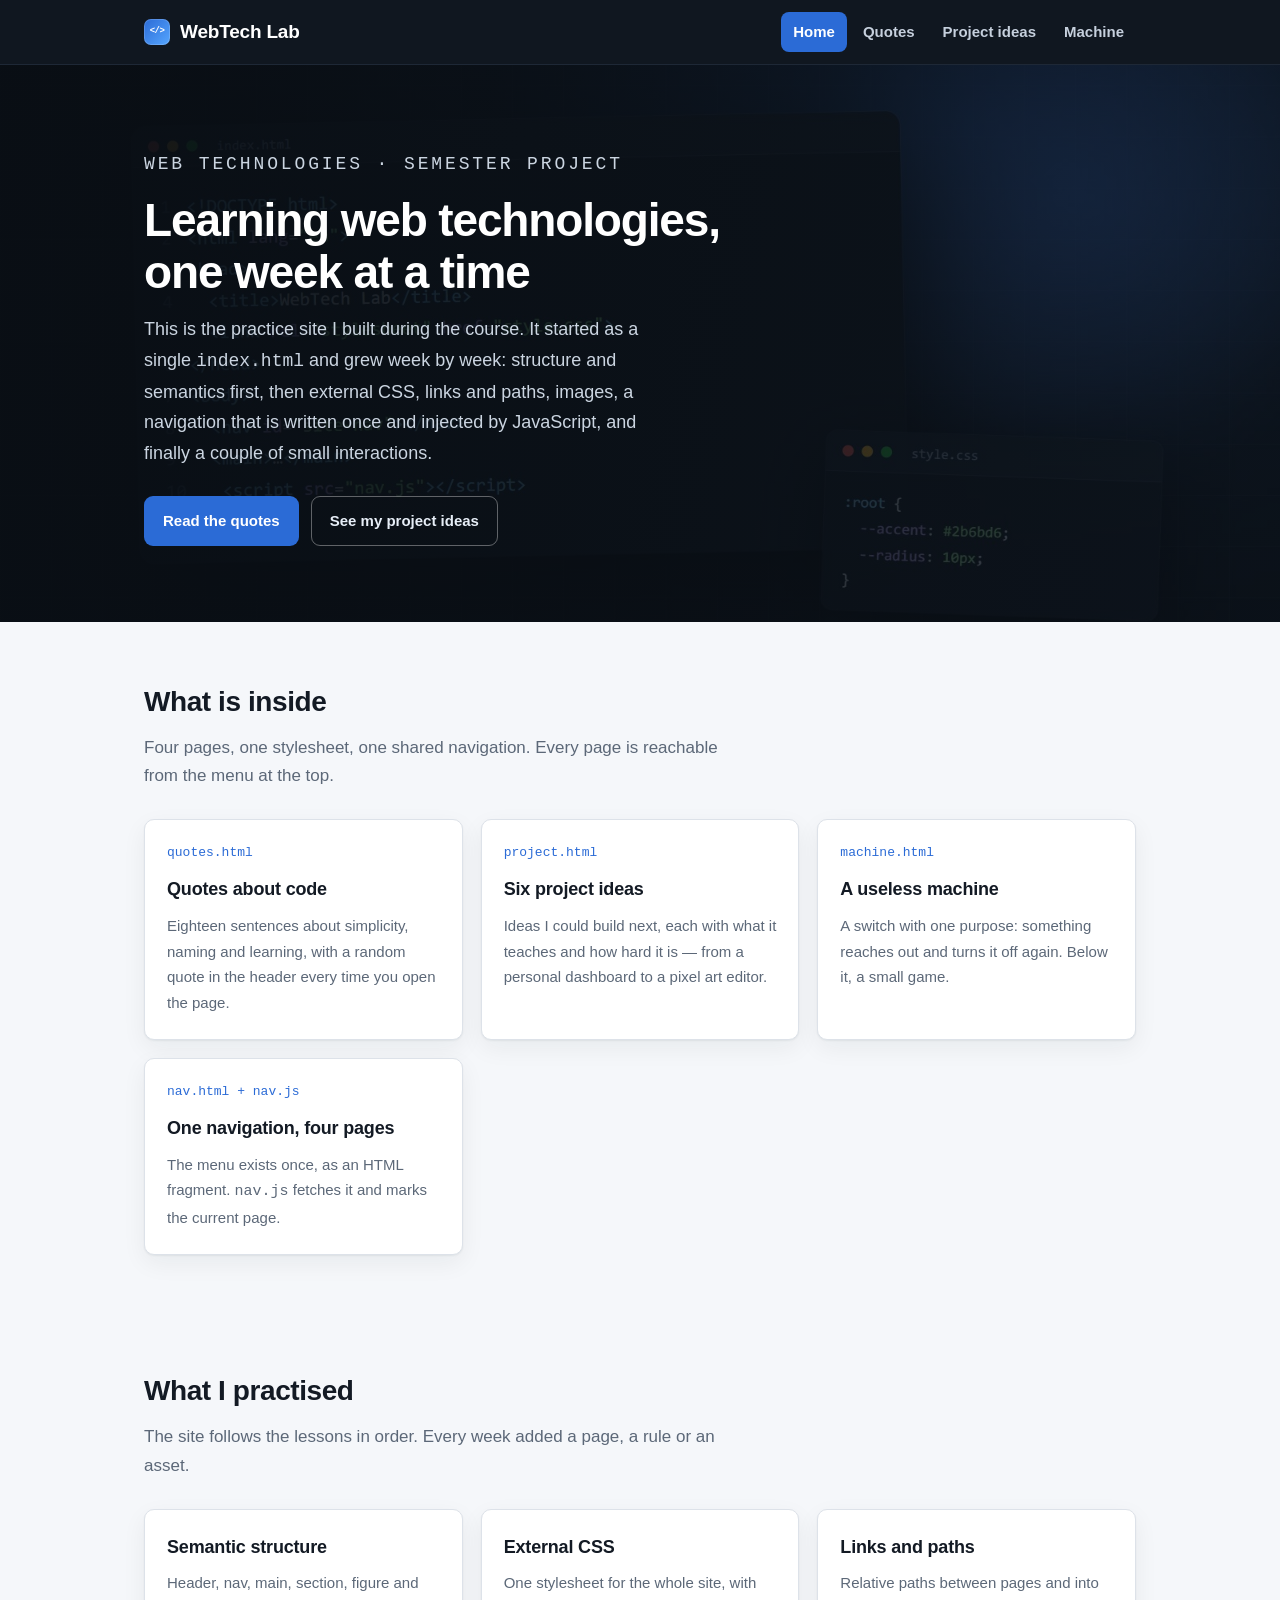
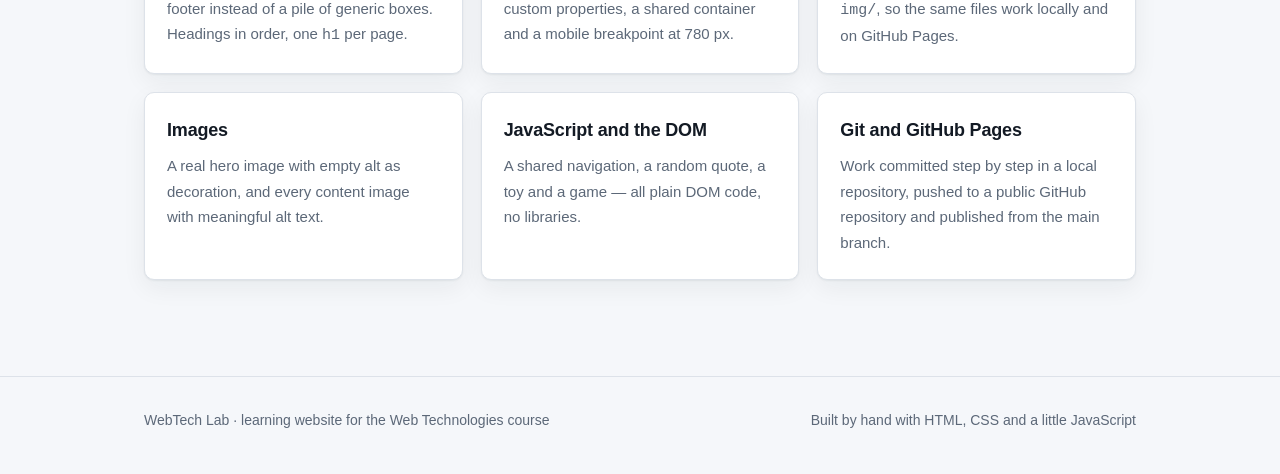
<file: index.html>
<!DOCTYPE html>
<html lang="en">
<head>
  <meta charset="UTF-8">
  <meta name="viewport" content="width=device-width, initial-scale=1.0">
  <title>WebTech Lab — learning web technologies</title>
  <meta name="description" content="The learning website I built during the Web Technologies course: HTML structure, external CSS, a shared navigation and a little JavaScript.">
  <link rel="icon" type="image/svg+xml" href="favicon.svg">
  <link rel="icon" type="image/png" sizes="32x32" href="favicon-32.png">
  <link rel="apple-touch-icon" href="apple-touch-icon.png">
  <meta property="og:type" content="website">
  <meta property="og:site_name" content="WebTech Lab">
  <meta property="og:title" content="WebTech Lab — learning web technologies">
  <meta property="og:description" content="The learning website I built during the Web Technologies course: HTML structure, external CSS, a shared navigation and a little JavaScript.">
  <meta property="og:url" content="https://i-am-cie.github.io/my-site/">
  <meta property="og:image" content="https://i-am-cie.github.io/my-site/img/og-image.jpg">
  <meta property="og:image:width" content="1200">
  <meta property="og:image:height" content="630">
  <meta name="twitter:card" content="summary_large_image">
  <link rel="stylesheet" href="style.css">
</head>
<body>
  <header class="site-header">
    <div class="container header-inner">
      <a class="brand" href="index.html"><span class="brand-mark" aria-hidden="true"></span>WebTech Lab</a>
      <div id="site-nav"></div>
    </div>
  </header>

  <main>
    <section class="hero">
      <div class="hero-media" aria-hidden="true">
        <img src="img/hero.jpg" alt="">
      </div>
      <div class="container hero-body">
        <div class="hero-inner">
        <p class="eyebrow">Web Technologies · semester project</p>
        <h1>Learning web technologies, one week at a time</h1>
        <p>This is the practice site I built during the course. It started as a single <code>index.html</code> and grew week by week: structure and semantics first, then external CSS, links and paths, images, a navigation that is written once and injected by JavaScript, and finally a couple of small interactions.</p>
        <div class="hero-actions">
          <a class="btn" href="quotes.html">Read the quotes</a>
          <a class="btn btn-ghost" href="project.html">See my project ideas</a>
        </div>
        </div>
      </div>
    </section>

    <section class="section">
      <div class="container">
        <div class="section-head">
          <h2 class="section-title">What is inside</h2>
          <p class="lead">Four pages, one stylesheet, one shared navigation. Every page is reachable from the menu at the top.</p>
        </div>
        <div class="card-grid">
          <a class="card" href="quotes.html">
            <p class="card-index">quotes.html</p>
            <h3>Quotes about code</h3>
            <p>Eighteen sentences about simplicity, naming and learning, with a random quote in the header every time you open the page.</p>
          </a>
          <a class="card" href="project.html">
            <p class="card-index">project.html</p>
            <h3>Six project ideas</h3>
            <p>Ideas I could build next, each with what it teaches and how hard it is — from a personal dashboard to a pixel art editor.</p>
          </a>
          <a class="card" href="machine.html">
            <p class="card-index">machine.html</p>
            <h3>A useless machine</h3>
            <p>A switch with one purpose: something reaches out and turns it off again. Below it, a small game.</p>
          </a>
          <a class="card" href="machine.html">
            <p class="card-index">nav.html + nav.js</p>
            <h3>One navigation, four pages</h3>
            <p>The menu exists once, as an HTML fragment. <code>nav.js</code> fetches it and marks the current page.</p>
          </a>
        </div>
      </div>
    </section>

    <section class="section">
      <div class="container">
        <div class="section-head">
          <h2 class="section-title">What I practised</h2>
          <p class="lead">The site follows the lessons in order. Every week added a page, a rule or an asset.</p>
        </div>
        <div class="card-grid">
          <div class="card">
            <h3>Semantic structure</h3>
            <p>Header, nav, main, section, figure and footer instead of a pile of generic boxes. Headings in order, one <code>h1</code> per page.</p>
          </div>
          <div class="card">
            <h3>External CSS</h3>
            <p>One stylesheet for the whole site, with custom properties, a shared container and a mobile breakpoint at 780 px.</p>
          </div>
          <div class="card">
            <h3>Links and paths</h3>
            <p>Relative paths between pages and into <code>img/</code>, so the same files work locally and on GitHub Pages.</p>
          </div>
          <div class="card">
            <h3>Images</h3>
            <p>A real hero image with empty alt as decoration, and every content image with meaningful alt text.</p>
          </div>
          <div class="card">
            <h3>JavaScript and the DOM</h3>
            <p>A shared navigation, a random quote, a toy and a game — all plain DOM code, no libraries.</p>
          </div>
          <div class="card">
            <h3>Git and GitHub Pages</h3>
            <p>Work committed step by step in a local repository, pushed to a public GitHub repository and published from the main branch.</p>
          </div>
        </div>
      </div>
    </section>
  </main>

  <footer class="site-footer">
    <div class="container footer-inner">
      <span>WebTech Lab · learning website for the Web Technologies course</span>
      <span>Built by hand with HTML, CSS and a little JavaScript</span>
    </div>
  </footer>

  <script src="nav.js"></script>
</body>
</html>
</file>
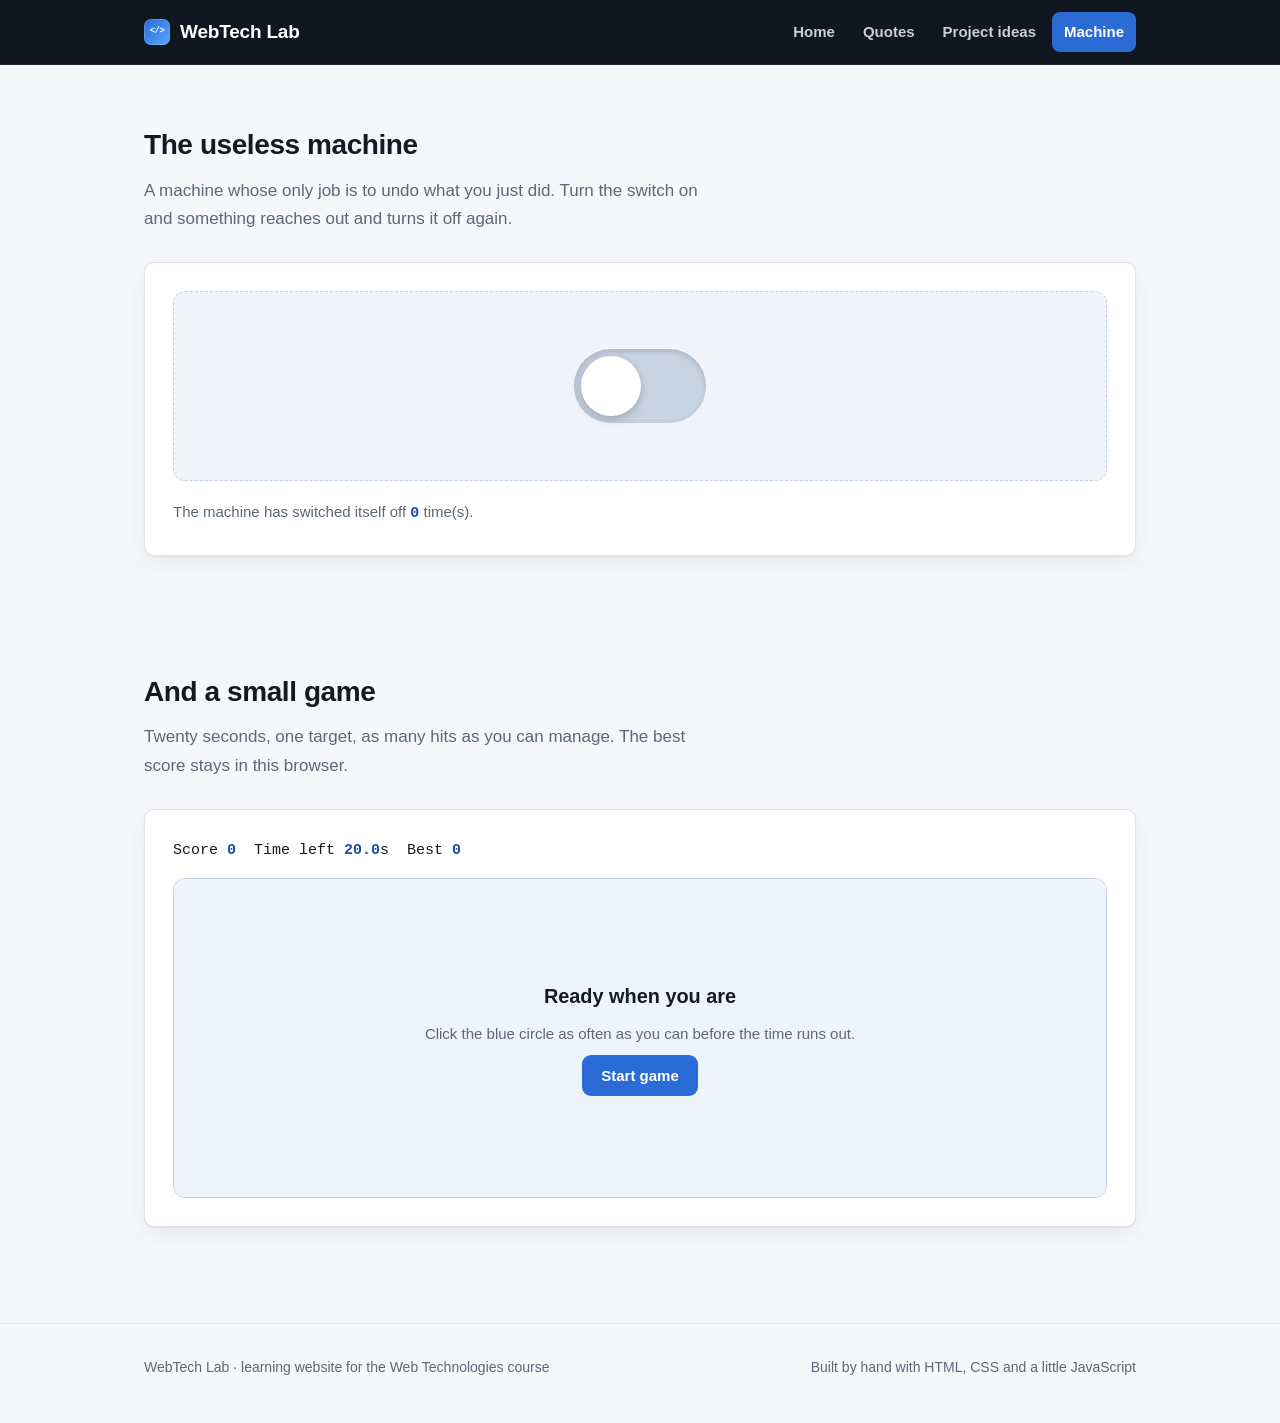
<file: machine.html>
<!DOCTYPE html>
<html lang="en">
<head>
  <meta charset="UTF-8">
  <meta name="viewport" content="width=device-width, initial-scale=1.0">
  <title>Machine — WebTech Lab</title>
  <meta name="description" content="A useless machine that switches itself off, and a small game: hit the moving target as often as you can in twenty seconds.">
  <link rel="icon" type="image/svg+xml" href="favicon.svg">
  <link rel="icon" type="image/png" sizes="32x32" href="favicon-32.png">
  <link rel="apple-touch-icon" href="apple-touch-icon.png">
  <meta property="og:type" content="website">
  <meta property="og:site_name" content="WebTech Lab">
  <meta property="og:title" content="Machine — WebTech Lab">
  <meta property="og:description" content="A useless machine that switches itself off, and a small game: hit the moving target as often as you can in twenty seconds.">
  <meta property="og:url" content="https://i-am-cie.github.io/my-site/machine.html">
  <meta property="og:image" content="https://i-am-cie.github.io/my-site/img/og-image.jpg">
  <meta property="og:image:width" content="1200">
  <meta property="og:image:height" content="630">
  <meta name="twitter:card" content="summary_large_image">
  <link rel="stylesheet" href="style.css">
</head>
<body>
  <header class="site-header">
    <div class="container header-inner">
      <a class="brand" href="index.html"><span class="brand-mark" aria-hidden="true"></span>WebTech Lab</a>
      <div id="site-nav"></div>
    </div>
  </header>

  <main>
    <section class="section">
      <div class="container">
        <div class="section-head">
          <h1 class="section-title">The useless machine</h1>
          <p class="lead">A machine whose only job is to undo what you just did. Turn the switch on and something reaches out and turns it off again.</p>
        </div>

        <div class="machine-panel">
          <div class="machine-stage">
            <button class="switch" type="button" role="switch" aria-checked="false" aria-label="The switch the machine keeps turning off" data-switch>
              <span class="switch-knob"></span>
            </button>
            <div class="arm" aria-hidden="true" data-arm></div>
          </div>
          <p class="machine-caption">The machine has switched itself off <span class="attempts" data-attempts>0</span> time(s).</p>
        </div>
      </div>
    </section>

    <section class="section">
      <div class="container">
        <div class="section-head">
          <h2 class="section-title">And a small game</h2>
          <p class="lead">Twenty seconds, one target, as many hits as you can manage. The best score stays in this browser.</p>
        </div>

        <div class="machine-panel">
          <div class="game-hud" aria-live="polite">
            <span>Score <strong data-score>0</strong></span>
            <span>Time left <strong data-time>20.0</strong>s</span>
            <span>Best <strong data-best>0</strong></span>
          </div>

          <div class="game-board" data-game>
            <button class="target" type="button" aria-label="Hit the target" data-target></button>
            <div class="game-message" data-message>
              <div>
                <h3 data-message-title>Ready when you are</h3>
                <p>Click the blue circle as often as you can before the time runs out.</p>
                <p><button class="btn" type="button" data-start>Start game</button></p>
              </div>
            </div>
          </div>
        </div>
      </div>
    </section>
  </main>

  <footer class="site-footer">
    <div class="container footer-inner">
      <span>WebTech Lab · learning website for the Web Technologies course</span>
      <span>Built by hand with HTML, CSS and a little JavaScript</span>
    </div>
  </footer>

  <script src="nav.js"></script>
  <script src="machine.js"></script>
</body>
</html>
</file>
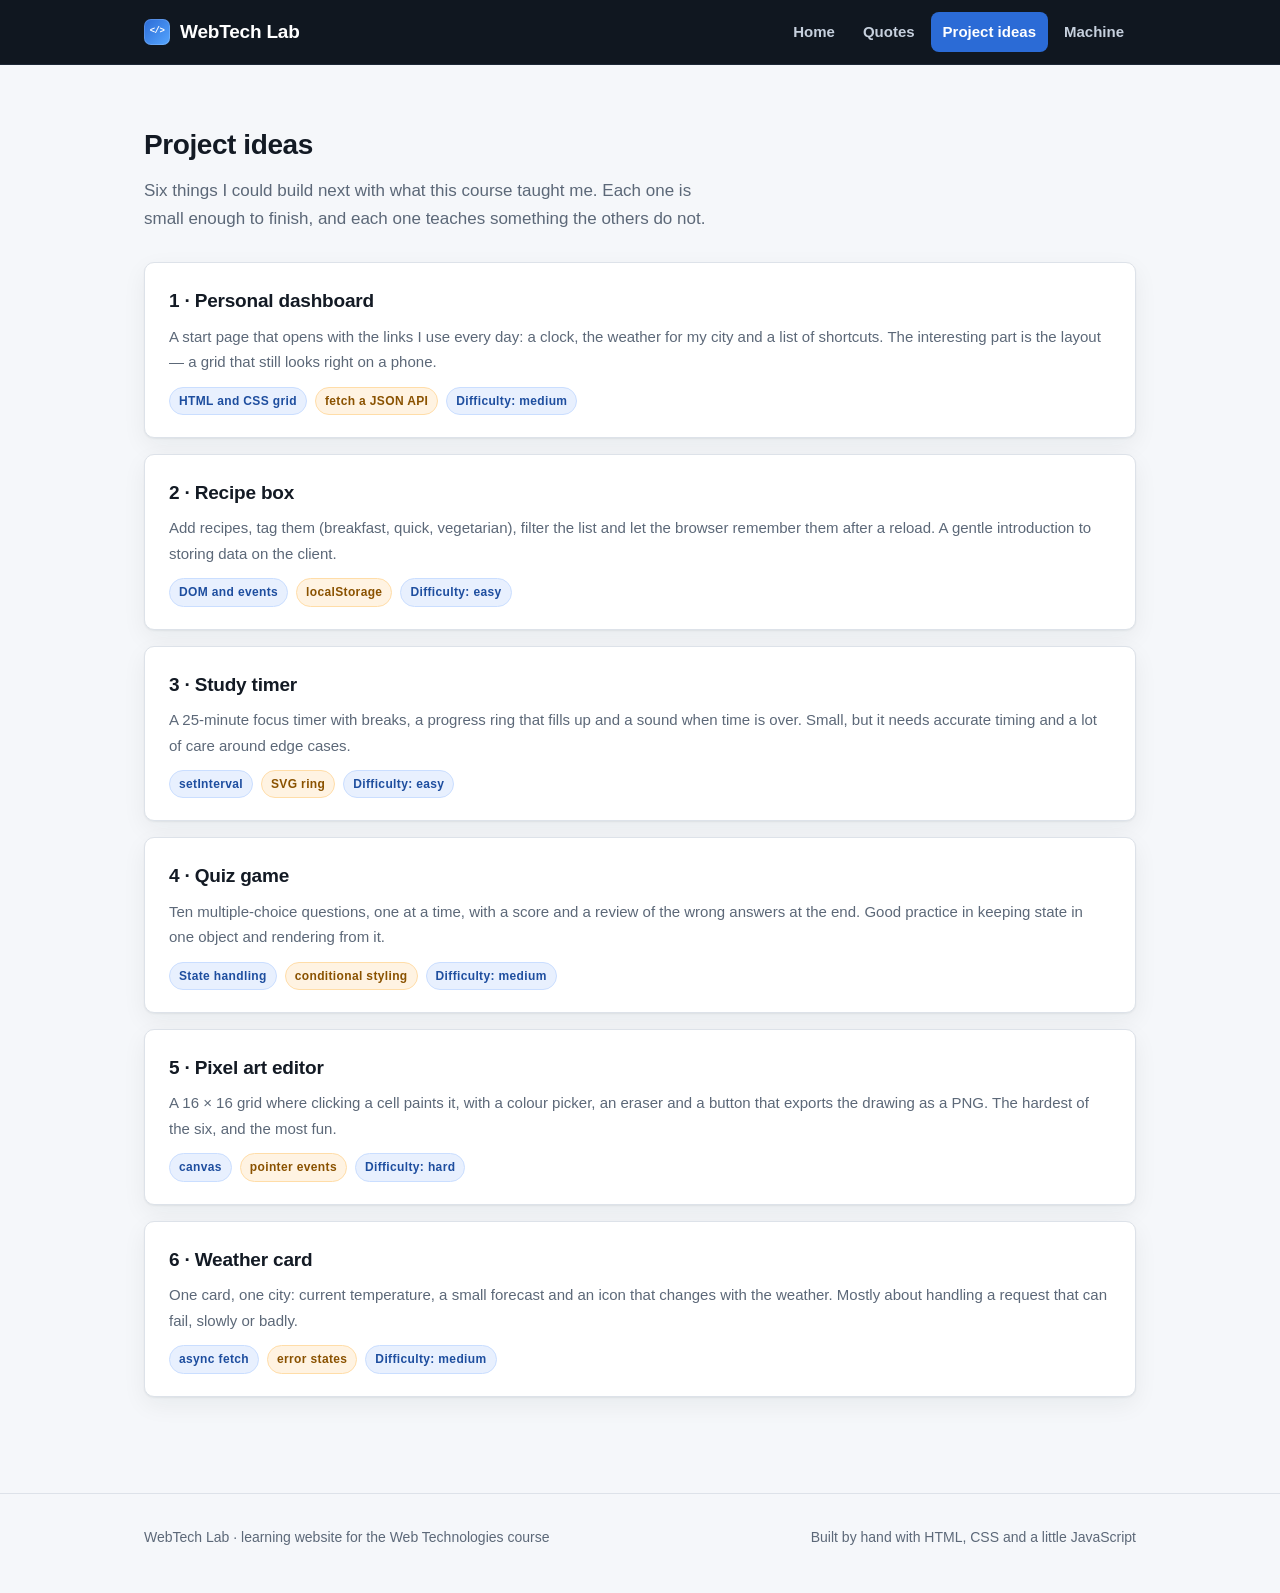
<file: project.html>
<!DOCTYPE html>
<html lang="en">
<head>
  <meta charset="UTF-8">
  <meta name="viewport" content="width=device-width, initial-scale=1.0">
  <title>Project ideas — WebTech Lab</title>
  <meta name="description" content="Six web project ideas I could build next, with what each one teaches and how hard it is.">
  <link rel="icon" type="image/svg+xml" href="favicon.svg">
  <link rel="icon" type="image/png" sizes="32x32" href="favicon-32.png">
  <link rel="apple-touch-icon" href="apple-touch-icon.png">
  <meta property="og:type" content="website">
  <meta property="og:site_name" content="WebTech Lab">
  <meta property="og:title" content="Project ideas — WebTech Lab">
  <meta property="og:description" content="Six web project ideas I could build next, with what each one teaches and how hard it is.">
  <meta property="og:url" content="https://i-am-cie.github.io/my-site/project.html">
  <meta property="og:image" content="https://i-am-cie.github.io/my-site/img/og-image.jpg">
  <meta property="og:image:width" content="1200">
  <meta property="og:image:height" content="630">
  <meta name="twitter:card" content="summary_large_image">
  <link rel="stylesheet" href="style.css">
</head>
<body>
  <header class="site-header">
    <div class="container header-inner">
      <a class="brand" href="index.html"><span class="brand-mark" aria-hidden="true"></span>WebTech Lab</a>
      <div id="site-nav"></div>
    </div>
  </header>

  <main>
    <section class="section">
      <div class="container">
        <div class="section-head">
          <h1 class="section-title">Project ideas</h1>
          <p class="lead">Six things I could build next with what this course taught me. Each one is small enough to finish, and each one teaches something the others do not.</p>
        </div>

        <ol class="idea-list">
          <li class="idea">
            <h3>1 · Personal dashboard</h3>
            <p>A start page that opens with the links I use every day: a clock, the weather for my city and a list of shortcuts. The interesting part is the layout — a grid that still looks right on a phone.</p>
            <div class="idea-meta">
              <span class="badge">HTML and CSS grid</span>
              <span class="badge warm">fetch a JSON API</span>
              <span class="badge">Difficulty: medium</span>
            </div>
          </li>
          <li class="idea">
            <h3>2 · Recipe box</h3>
            <p>Add recipes, tag them (breakfast, quick, vegetarian), filter the list and let the browser remember them after a reload. A gentle introduction to storing data on the client.</p>
            <div class="idea-meta">
              <span class="badge">DOM and events</span>
              <span class="badge warm">localStorage</span>
              <span class="badge">Difficulty: easy</span>
            </div>
          </li>
          <li class="idea">
            <h3>3 · Study timer</h3>
            <p>A 25-minute focus timer with breaks, a progress ring that fills up and a sound when time is over. Small, but it needs accurate timing and a lot of care around edge cases.</p>
            <div class="idea-meta">
              <span class="badge">setInterval</span>
              <span class="badge warm">SVG ring</span>
              <span class="badge">Difficulty: easy</span>
            </div>
          </li>
          <li class="idea">
            <h3>4 · Quiz game</h3>
            <p>Ten multiple-choice questions, one at a time, with a score and a review of the wrong answers at the end. Good practice in keeping state in one object and rendering from it.</p>
            <div class="idea-meta">
              <span class="badge">State handling</span>
              <span class="badge warm">conditional styling</span>
              <span class="badge">Difficulty: medium</span>
            </div>
          </li>
          <li class="idea">
            <h3>5 · Pixel art editor</h3>
            <p>A 16 × 16 grid where clicking a cell paints it, with a colour picker, an eraser and a button that exports the drawing as a PNG. The hardest of the six, and the most fun.</p>
            <div class="idea-meta">
              <span class="badge">canvas</span>
              <span class="badge warm">pointer events</span>
              <span class="badge">Difficulty: hard</span>
            </div>
          </li>
          <li class="idea">
            <h3>6 · Weather card</h3>
            <p>One card, one city: current temperature, a small forecast and an icon that changes with the weather. Mostly about handling a request that can fail, slowly or badly.</p>
            <div class="idea-meta">
              <span class="badge">async fetch</span>
              <span class="badge warm">error states</span>
              <span class="badge">Difficulty: medium</span>
            </div>
          </li>
        </ol>
      </div>
    </section>
  </main>

  <footer class="site-footer">
    <div class="container footer-inner">
      <span>WebTech Lab · learning website for the Web Technologies course</span>
      <span>Built by hand with HTML, CSS and a little JavaScript</span>
    </div>
  </footer>

  <script src="nav.js"></script>
</body>
</html>
</file>
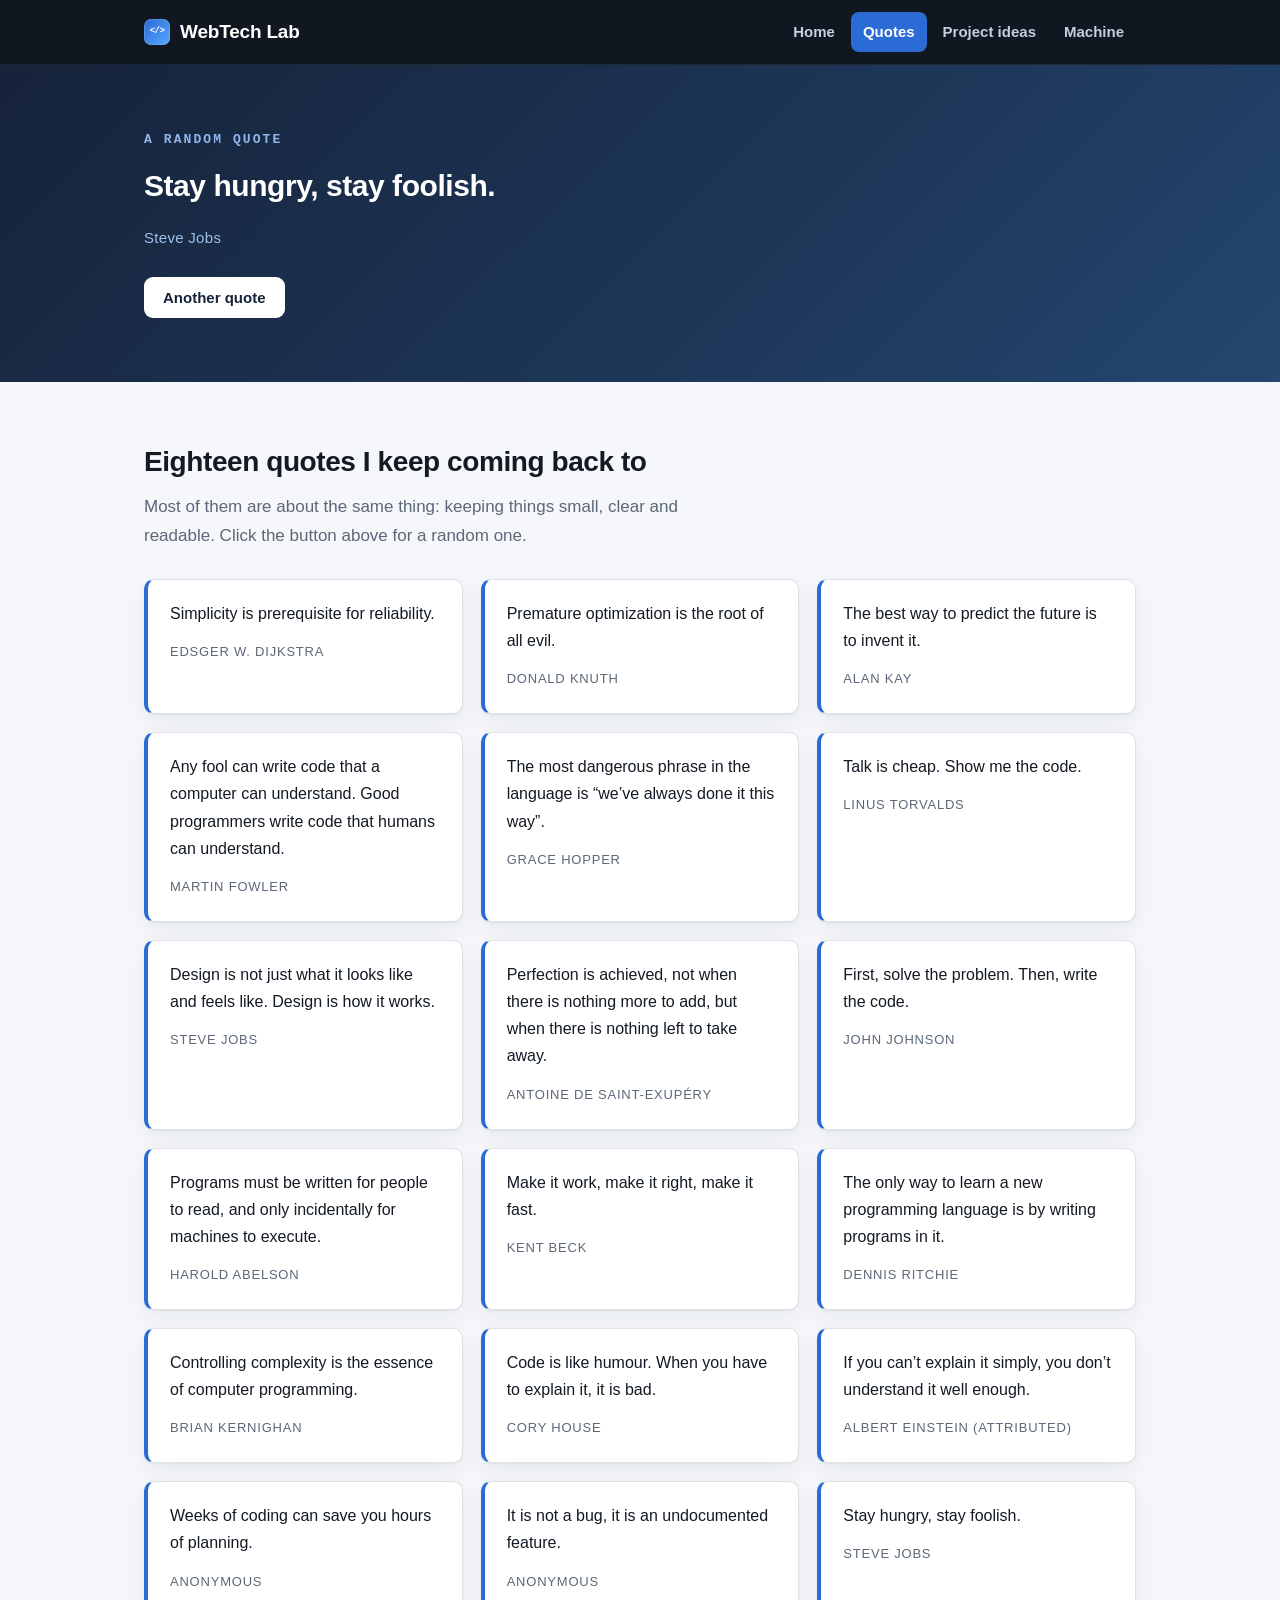
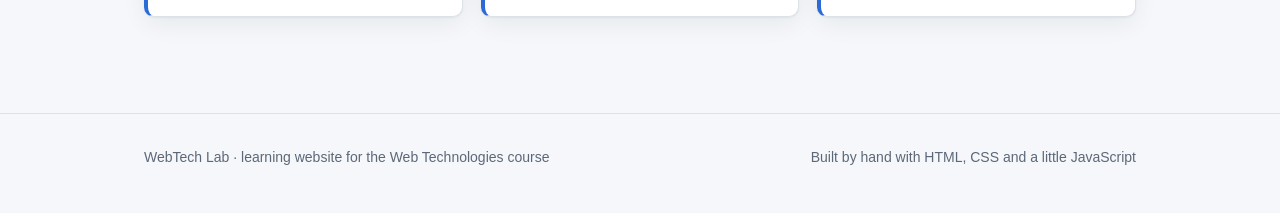
<file: quotes.html>
<!DOCTYPE html>
<html lang="en">
<head>
  <meta charset="UTF-8">
  <meta name="viewport" content="width=device-width, initial-scale=1.0">
  <title>Quotes — WebTech Lab</title>
  <meta name="description" content="Eighteen quotes about code, simplicity and learning — with a random one in the header on every visit.">
  <link rel="icon" type="image/svg+xml" href="favicon.svg">
  <link rel="icon" type="image/png" sizes="32x32" href="favicon-32.png">
  <link rel="apple-touch-icon" href="apple-touch-icon.png">
  <meta property="og:type" content="website">
  <meta property="og:site_name" content="WebTech Lab">
  <meta property="og:title" content="Quotes — WebTech Lab">
  <meta property="og:description" content="Eighteen quotes about code, simplicity and learning — with a random one in the header on every visit.">
  <meta property="og:url" content="https://i-am-cie.github.io/my-site/quotes.html">
  <meta property="og:image" content="https://i-am-cie.github.io/my-site/img/og-image.jpg">
  <meta property="og:image:width" content="1200">
  <meta property="og:image:height" content="630">
  <meta name="twitter:card" content="summary_large_image">
  <link rel="stylesheet" href="style.css">
</head>
<body>
  <header class="site-header">
    <div class="container header-inner">
      <a class="brand" href="index.html"><span class="brand-mark" aria-hidden="true"></span>WebTech Lab</a>
      <div id="site-nav"></div>
    </div>
  </header>

  <main>
    <section class="quote-hero" aria-labelledby="random-quote-heading">
      <div class="container">
        <h1 id="random-quote-heading" class="eyebrow">A random quote</h1>
        <figure>
          <blockquote data-random-quote>Simplicity is prerequisite for reliability.</blockquote>
          <cite data-random-author>Edsger W. Dijkstra</cite>
        </figure>
        <button class="btn" type="button" data-random-next>Another quote</button>
      </div>
    </section>

    <section class="section">
      <div class="container">
        <div class="section-head">
          <h2 class="section-title">Eighteen quotes I keep coming back to</h2>
          <p class="lead">Most of them are about the same thing: keeping things small, clear and readable. Click the button above for a random one.</p>
        </div>

        <ul class="quote-grid">
          <li class="quote">
            <p>Simplicity is prerequisite for reliability.</p>
            <cite>Edsger W. Dijkstra</cite>
          </li>
          <li class="quote">
            <p>Premature optimization is the root of all evil.</p>
            <cite>Donald Knuth</cite>
          </li>
          <li class="quote">
            <p>The best way to predict the future is to invent it.</p>
            <cite>Alan Kay</cite>
          </li>
          <li class="quote">
            <p>Any fool can write code that a computer can understand. Good programmers write code that humans can understand.</p>
            <cite>Martin Fowler</cite>
          </li>
          <li class="quote">
            <p>The most dangerous phrase in the language is “we’ve always done it this way”.</p>
            <cite>Grace Hopper</cite>
          </li>
          <li class="quote">
            <p>Talk is cheap. Show me the code.</p>
            <cite>Linus Torvalds</cite>
          </li>
          <li class="quote">
            <p>Design is not just what it looks like and feels like. Design is how it works.</p>
            <cite>Steve Jobs</cite>
          </li>
          <li class="quote">
            <p>Perfection is achieved, not when there is nothing more to add, but when there is nothing left to take away.</p>
            <cite>Antoine de Saint-Exupéry</cite>
          </li>
          <li class="quote">
            <p>First, solve the problem. Then, write the code.</p>
            <cite>John Johnson</cite>
          </li>
          <li class="quote">
            <p>Programs must be written for people to read, and only incidentally for machines to execute.</p>
            <cite>Harold Abelson</cite>
          </li>
          <li class="quote">
            <p>Make it work, make it right, make it fast.</p>
            <cite>Kent Beck</cite>
          </li>
          <li class="quote">
            <p>The only way to learn a new programming language is by writing programs in it.</p>
            <cite>Dennis Ritchie</cite>
          </li>
          <li class="quote">
            <p>Controlling complexity is the essence of computer programming.</p>
            <cite>Brian Kernighan</cite>
          </li>
          <li class="quote">
            <p>Code is like humour. When you have to explain it, it is bad.</p>
            <cite>Cory House</cite>
          </li>
          <li class="quote">
            <p>If you can’t explain it simply, you don’t understand it well enough.</p>
            <cite>Albert Einstein (attributed)</cite>
          </li>
          <li class="quote">
            <p>Weeks of coding can save you hours of planning.</p>
            <cite>Anonymous</cite>
          </li>
          <li class="quote">
            <p>It is not a bug, it is an undocumented feature.</p>
            <cite>Anonymous</cite>
          </li>
          <li class="quote">
            <p>Stay hungry, stay foolish.</p>
            <cite>Steve Jobs</cite>
          </li>
        </ul>
      </div>
    </section>
  </main>

  <footer class="site-footer">
    <div class="container footer-inner">
      <span>WebTech Lab · learning website for the Web Technologies course</span>
      <span>Built by hand with HTML, CSS and a little JavaScript</span>
    </div>
  </footer>

  <script src="nav.js"></script>
  <script>
    /* Random quote in the header: pick one of the eighteen quotes on the page.
       The quotes are read from the list, so this page has a single source. */
    (function () {
      'use strict';
      var quotes = Array.prototype.map.call(
        document.querySelectorAll('.quote'),
        function (item) {
          return {
            text: item.querySelector('p').textContent.trim(),
            author: item.querySelector('cite').textContent.trim()
          };
        }
      );
      var textEl = document.querySelector('[data-random-quote]');
      var authorEl = document.querySelector('[data-random-author]');
      var button = document.querySelector('[data-random-next]');
      var last = -1;

      var show = function () {
        if (!quotes.length || !textEl || !authorEl) {
          return;
        }
        var index = Math.floor(Math.random() * quotes.length);
        if (quotes.length > 1 && index === last) {
          index = (index + 1) % quotes.length;
        }
        last = index;
        textEl.textContent = quotes[index].text;
        authorEl.textContent = quotes[index].author;
      };

      show();
      if (button) {
        button.addEventListener('click', show);
      }
    })();
  </script>
</body>
</html>
</file>
<file: style.css>
/* ==========================================================================
   WebTech Lab — learning website for the Web Technologies course
   One stylesheet, no framework. Sections:
   1. tokens and reset   2. layout   3. header and injected navigation
   4. hero   5. cards   6. quotes   7. project ideas   8. machine + game
   9. footer  10. responsive
   ========================================================================== */

/* 1. tokens and reset ---------------------------------------------------- */
:root {
  --ink: #131a24;
  --paper: #f5f7fa;
  --card: #ffffff;
  --line: #dde2e9;
  --accent: #2b6bd6;
  --accent-dark: #1e4e9f;
  --accent-soft: #e8f0fe;
  --muted: #5c6878;
  --code: #0f1720;
  --radius: 10px;
  --shadow: 0 1px 2px rgba(19, 26, 36, 0.06), 0 8px 24px rgba(19, 26, 36, 0.06);
  --max: 1040px;
}

*,
*::before,
*::after {
  box-sizing: border-box;
}

html {
  -webkit-text-size-adjust: 100%;
}

body {
  margin: 0;
  background: var(--paper);
  color: var(--ink);
  font-family: -apple-system, BlinkMacSystemFont, "Segoe UI", "PingFang SC",
    "Microsoft YaHei", Roboto, sans-serif;
  font-size: 17px;
  line-height: 1.7;
}

h1,
h2,
h3,
p,
blockquote,
figure,
ul,
ol {
  margin: 0;
}

a {
  color: var(--accent-dark);
  text-decoration: none;
}

a:hover {
  text-decoration: underline;
}

img {
  display: block;
  max-width: 100%;
}

code,
kbd,
pre {
  font-family: Consolas, "SF Mono", Menlo, monospace;
}

.visually-hidden {
  position: absolute;
  width: 1px;
  height: 1px;
  padding: 0;
  margin: -1px;
  overflow: hidden;
  clip: rect(0 0 0 0);
  white-space: nowrap;
  border: 0;
}

/* 2. layout ------------------------------------------------------------- */
.container {
  width: 100%;
  max-width: var(--max);
  margin: 0 auto;
  padding: 0 24px;
}

.section {
  padding: 56px 0;
}

.section-head {
  margin-bottom: 28px;
}

.section-title {
  font-size: 28px;
  font-weight: 750;
  letter-spacing: -0.015em;
  margin-bottom: 8px;
}

.lead {
  color: var(--muted);
  max-width: 62ch;
}

/* 3. header and injected navigation ------------------------------------- */
.site-header {
  position: sticky;
  top: 0;
  z-index: 50;
  background: #101720;
  border-bottom: 1px solid #1e2836;
}

.header-inner {
  display: flex;
  align-items: center;
  justify-content: space-between;
  gap: 20px;
  min-height: 64px;
}

.brand {
  display: inline-flex;
  align-items: center;
  gap: 10px;
  color: #fff;
  font-weight: 750;
  font-size: 19px;
  letter-spacing: -0.01em;
}

.brand:hover {
  text-decoration: none;
  color: #fff;
}

.brand-mark {
  width: 26px;
  height: 26px;
  border-radius: 7px;
  background: linear-gradient(135deg, var(--accent) 0%, #56a6ff 100%);
  box-shadow: 0 0 0 1px rgba(255, 255, 255, 0.16) inset;
  position: relative;
  flex: 0 0 auto;
}

.brand-mark::after {
  content: "</>";
  position: absolute;
  inset: 0;
  display: grid;
  place-items: center;
  font-family: Consolas, monospace;
  font-size: 9px;
  font-weight: 700;
  color: #fff;
  letter-spacing: -0.5px;
}

/* the navigation is an HTML fragment injected by nav.js */
.site-nav ul {
  display: flex;
  flex-wrap: wrap;
  gap: 4px;
  list-style: none;
  padding: 0;
  margin: 0;
}

.site-nav a {
  display: block;
  padding: 7px 12px;
  border-radius: 8px;
  color: #c6d0dd;
  font-size: 15px;
  font-weight: 550;
  transition: background 0.15s ease, color 0.15s ease;
}

.site-nav a:hover {
  background: rgba(255, 255, 255, 0.08);
  color: #fff;
  text-decoration: none;
}

.site-nav a.is-current {
  background: var(--accent);
  color: #fff;
}

/* 4. hero --------------------------------------------------------------- */
.hero {
  position: relative;
  background: var(--code);
  color: #fff;
  overflow: hidden;
}

.hero-media {
  position: absolute;
  inset: 0;
}

.hero-media img {
  width: 100%;
  height: 100%;
  object-fit: cover;
  opacity: 0.45;
}

.hero::after {
  content: "";
  position: absolute;
  inset: 0;
  background: linear-gradient(100deg, rgba(9, 14, 20, 0.94) 0%,
    rgba(9, 14, 20, 0.72) 45%, rgba(9, 14, 20, 0.35) 100%);
}

.hero-body {
  position: relative;
  z-index: 2;
  padding-top: 84px;
  padding-bottom: 76px;
}

/* the text block keeps a readable measure but stays on the page grid */
.hero-inner {
  max-width: 620px;
}

.eyebrow {
  font-family: Consolas, monospace;
  font-size: 13px;
  letter-spacing: 0.16em;
  text-transform: uppercase;
  color: #7fb4ff;
  margin-bottom: 14px;
}

.hero h1 {
  font-size: 46px;
  line-height: 1.14;
  letter-spacing: -0.025em;
  font-weight: 800;
  margin-bottom: 16px;
}

.hero p {
  color: #cbd5e1;
  font-size: 18px;
  max-width: 54ch;
}

.hero-actions {
  display: flex;
  flex-wrap: wrap;
  gap: 12px;
  margin-top: 28px;
}

.btn {
  display: inline-block;
  padding: 11px 18px;
  border-radius: 9px;
  border: 1px solid transparent;
  background: var(--accent);
  color: #fff;
  font-size: 15px;
  font-weight: 650;
  cursor: pointer;
  transition: transform 0.12s ease, background 0.15s ease;
}

.btn:hover {
  background: #3a7ae4;
  text-decoration: none;
  transform: translateY(-1px);
}

.btn-ghost {
  background: transparent;
  border-color: rgba(255, 255, 255, 0.35);
  color: #e7eef7;
}

.btn-ghost:hover {
  background: rgba(255, 255, 255, 0.1);
}

/* 5. cards -------------------------------------------------------------- */
.card-grid {
  display: grid;
  grid-template-columns: repeat(auto-fit, minmax(260px, 1fr));
  gap: 18px;
}

.card {
  display: block;
  background: var(--card);
  border: 1px solid var(--line);
  border-radius: var(--radius);
  padding: 22px 22px 24px;
  box-shadow: var(--shadow);
  color: inherit;
  transition: transform 0.15s ease, border-color 0.15s ease, box-shadow 0.15s ease;
}

.card:hover {
  transform: translateY(-3px);
  border-color: #b9c7dc;
  text-decoration: none;
  box-shadow: 0 2px 4px rgba(19, 26, 36, 0.06), 0 14px 34px rgba(19, 26, 36, 0.1);
}

.card h3 {
  font-size: 18px;
  margin-bottom: 8px;
  letter-spacing: -0.01em;
}

.card p {
  color: var(--muted);
  font-size: 15px;
}

.card .card-index {
  font-family: Consolas, monospace;
  font-size: 13px;
  color: var(--accent);
  margin-bottom: 10px;
}

/* 6. quotes ------------------------------------------------------------- */
.quote-hero {
  background: linear-gradient(135deg, #16233a 0%, #1d3556 55%, #24466f 100%);
  color: #fff;
  padding: 64px 0;
}

.quote-hero blockquote {
  font-size: 30px;
  line-height: 1.4;
  font-weight: 650;
  letter-spacing: -0.015em;
  max-width: 46ch;
  margin-bottom: 18px;
}

.quote-hero .eyebrow {
  color: #8fb6ea;
}

.quote-hero cite {
  display: block;
  font-style: normal;
  color: #9fc0ea;
  font-size: 15px;
  letter-spacing: 0.02em;
}

.quote-hero .btn {
  margin-top: 26px;
  background: #fff;
  color: #16233a;
}

.quote-hero .btn:hover {
  background: #e7eef7;
}

.quote-grid {
  display: grid;
  grid-template-columns: repeat(auto-fit, minmax(280px, 1fr));
  gap: 18px;
  list-style: none;
  padding: 0;
  margin: 0;
}

.quote {
  background: var(--card);
  border: 1px solid var(--line);
  border-left: 4px solid var(--accent);
  border-radius: var(--radius);
  padding: 20px 22px;
  box-shadow: var(--shadow);
}

.quote p {
  font-size: 16px;
  margin-bottom: 10px;
}

.quote cite {
  font-style: normal;
  font-size: 13px;
  color: var(--muted);
  text-transform: uppercase;
  letter-spacing: 0.06em;
}

/* 7. project ideas ------------------------------------------------------ */
.idea-list {
  list-style: none;
  padding: 0;
  margin: 0;
  display: grid;
  gap: 16px;
}

.idea {
  background: var(--card);
  border: 1px solid var(--line);
  border-radius: var(--radius);
  padding: 22px 24px;
  box-shadow: var(--shadow);
  display: grid;
  gap: 6px;
}

.idea h3 {
  font-size: 19px;
  letter-spacing: -0.01em;
}

.idea p {
  color: var(--muted);
  font-size: 15px;
}

.idea-meta {
  display: flex;
  flex-wrap: wrap;
  gap: 8px;
  margin-top: 6px;
}

.badge {
  display: inline-block;
  font-size: 12px;
  font-weight: 650;
  letter-spacing: 0.03em;
  padding: 3px 9px;
  border-radius: 999px;
  background: var(--accent-soft);
  color: var(--accent-dark);
  border: 1px solid #cadeff;
}

.badge-warm,
.badge.warm {
  background: #fff3e2;
  color: #8a5200;
  border-color: #ffdda8;
}

/* 8. machine + game ----------------------------------------------------- */
.machine-panel {
  background: var(--card);
  border: 1px solid var(--line);
  border-radius: var(--radius);
  padding: 28px;
  box-shadow: var(--shadow);
}

.machine-stage {
  position: relative;
  display: flex;
  align-items: center;
  justify-content: center;
  gap: 24px;
  min-height: 190px;
  background: #f0f4fa;
  border: 1px dashed #c3d2e6;
  border-radius: 12px;
  overflow: hidden;
}

.switch {
  position: relative;
  width: 132px;
  height: 74px;
  border: 0;
  border-radius: 999px;
  background: #c9d4e3;
  cursor: pointer;
  transition: background 0.25s ease;
  box-shadow: inset 0 2px 6px rgba(19, 26, 36, 0.18);
}

.switch.is-on {
  background: #2fa36b;
}

.switch:focus-visible {
  outline: 3px solid var(--accent);
  outline-offset: 3px;
}

.switch-knob {
  position: absolute;
  top: 7px;
  left: 7px;
  width: 60px;
  height: 60px;
  border-radius: 50%;
  background: #fff;
  box-shadow: 0 3px 8px rgba(19, 26, 36, 0.25);
  transition: transform 0.25s cubic-bezier(0.34, 1.4, 0.64, 1);
}

.switch.is-on .switch-knob {
  transform: translateX(58px);
}

.arm {
  position: absolute;
  top: 50%;
  right: -180px;
  transform: translateY(-50%);
  width: 170px;
  height: 22px;
  border-radius: 11px;
  background: linear-gradient(90deg, #8a5a2b, #b47a3e);
  box-shadow: 0 4px 10px rgba(19, 26, 36, 0.2);
  transition: right 0.32s cubic-bezier(0.3, 0.9, 0.4, 1);
  display: flex;
  align-items: center;
  justify-content: flex-start;
  padding-left: 12px;
  color: #fff;
  font-size: 11px;
  font-family: Consolas, monospace;
}

.arm::before {
  content: "HAND";
  opacity: 0.75;
  order: 2;
  margin-left: auto;
  margin-right: 12px;
}

.arm.is-out {
  right: 8px;
}

.machine-caption {
  margin-top: 18px;
  color: var(--muted);
  font-size: 15px;
}

.attempts {
  font-family: Consolas, monospace;
  color: var(--accent-dark);
  font-weight: 650;
}

.game-hud {
  display: flex;
  flex-wrap: wrap;
  align-items: center;
  gap: 18px;
  margin-bottom: 14px;
  font-family: Consolas, monospace;
  font-size: 15px;
}

.game-hud strong {
  color: var(--accent-dark);
}

.game-board {
  position: relative;
  height: 320px;
  border-radius: 12px;
  background: linear-gradient(180deg, #eaf1fb 0%, #dde8f7 100%);
  border: 1px solid #c3d2e6;
  overflow: hidden;
  touch-action: manipulation;
}

.target {
  position: absolute;
  width: 62px;
  height: 62px;
  border: 0;
  border-radius: 50%;
  background: radial-gradient(circle at 35% 30%, #6fb2ff, #2b6bd6 70%);
  box-shadow: 0 6px 16px rgba(43, 107, 214, 0.4);
  cursor: pointer;
  transition: transform 0.1s ease;
  animation: pop 0.18s ease;
}

.target:hover {
  transform: scale(1.06);
}

.target:active {
  transform: scale(0.94);
}

.target:focus-visible {
  outline: 3px solid #fff;
  outline-offset: 3px;
}

@keyframes pop {
  from {
    transform: scale(0.4);
    opacity: 0.2;
  }
  to {
    transform: scale(1);
    opacity: 1;
  }
}

.game-message {
  position: absolute;
  inset: 0;
  display: grid;
  place-items: center;
  text-align: center;
  padding: 24px;
  background: rgba(240, 245, 252, 0.94);
  color: var(--ink);
}

.game-message p {
  color: var(--muted);
  margin-top: 8px;
  font-size: 15px;
}

.game-message[hidden] {
  display: none;
}

/* 9. footer ------------------------------------------------------------- */
.site-footer {
  margin-top: 40px;
  padding: 32px 0 44px;
  border-top: 1px solid var(--line);
  color: var(--muted);
  font-size: 14px;
}

.footer-inner {
  display: flex;
  flex-wrap: wrap;
  gap: 10px 24px;
  justify-content: space-between;
}

/* 10. responsive -------------------------------------------------------- */
@media (max-width: 780px) {
  body {
    font-size: 16px;
  }

  .section {
    padding: 40px 0;
  }

  .hero-body {
    padding-top: 48px;
    padding-bottom: 44px;
  }

  .hero h1 {
    font-size: 32px;
  }

  .hero p {
    font-size: 16px;
  }

  .quote-hero {
    padding: 44px 0;
  }

  .quote-hero blockquote {
    font-size: 22px;
  }

  .section-title {
    font-size: 23px;
  }

  .header-inner {
    flex-direction: column;
    align-items: flex-start;
    gap: 8px;
    padding-top: 12px;
    padding-bottom: 12px;
  }

  .site-nav ul {
    gap: 2px;
    margin-left: -8px;
  }

  .site-nav a {
    padding: 6px 9px;
    font-size: 14px;
  }

  .game-board {
    height: 280px;
  }

  .machine-stage {
    min-height: 170px;
  }

  .switch {
    width: 112px;
    height: 64px;
  }

  .switch-knob {
    width: 50px;
    height: 50px;
    top: 7px;
  }

  .switch.is-on .switch-knob {
    transform: translateX(48px);
  }
}

@media (prefers-reduced-motion: reduce) {
  *,
  *::before,
  *::after {
    animation-duration: 0.001ms !important;
    transition-duration: 0.001ms !important;
  }
}
</file>
